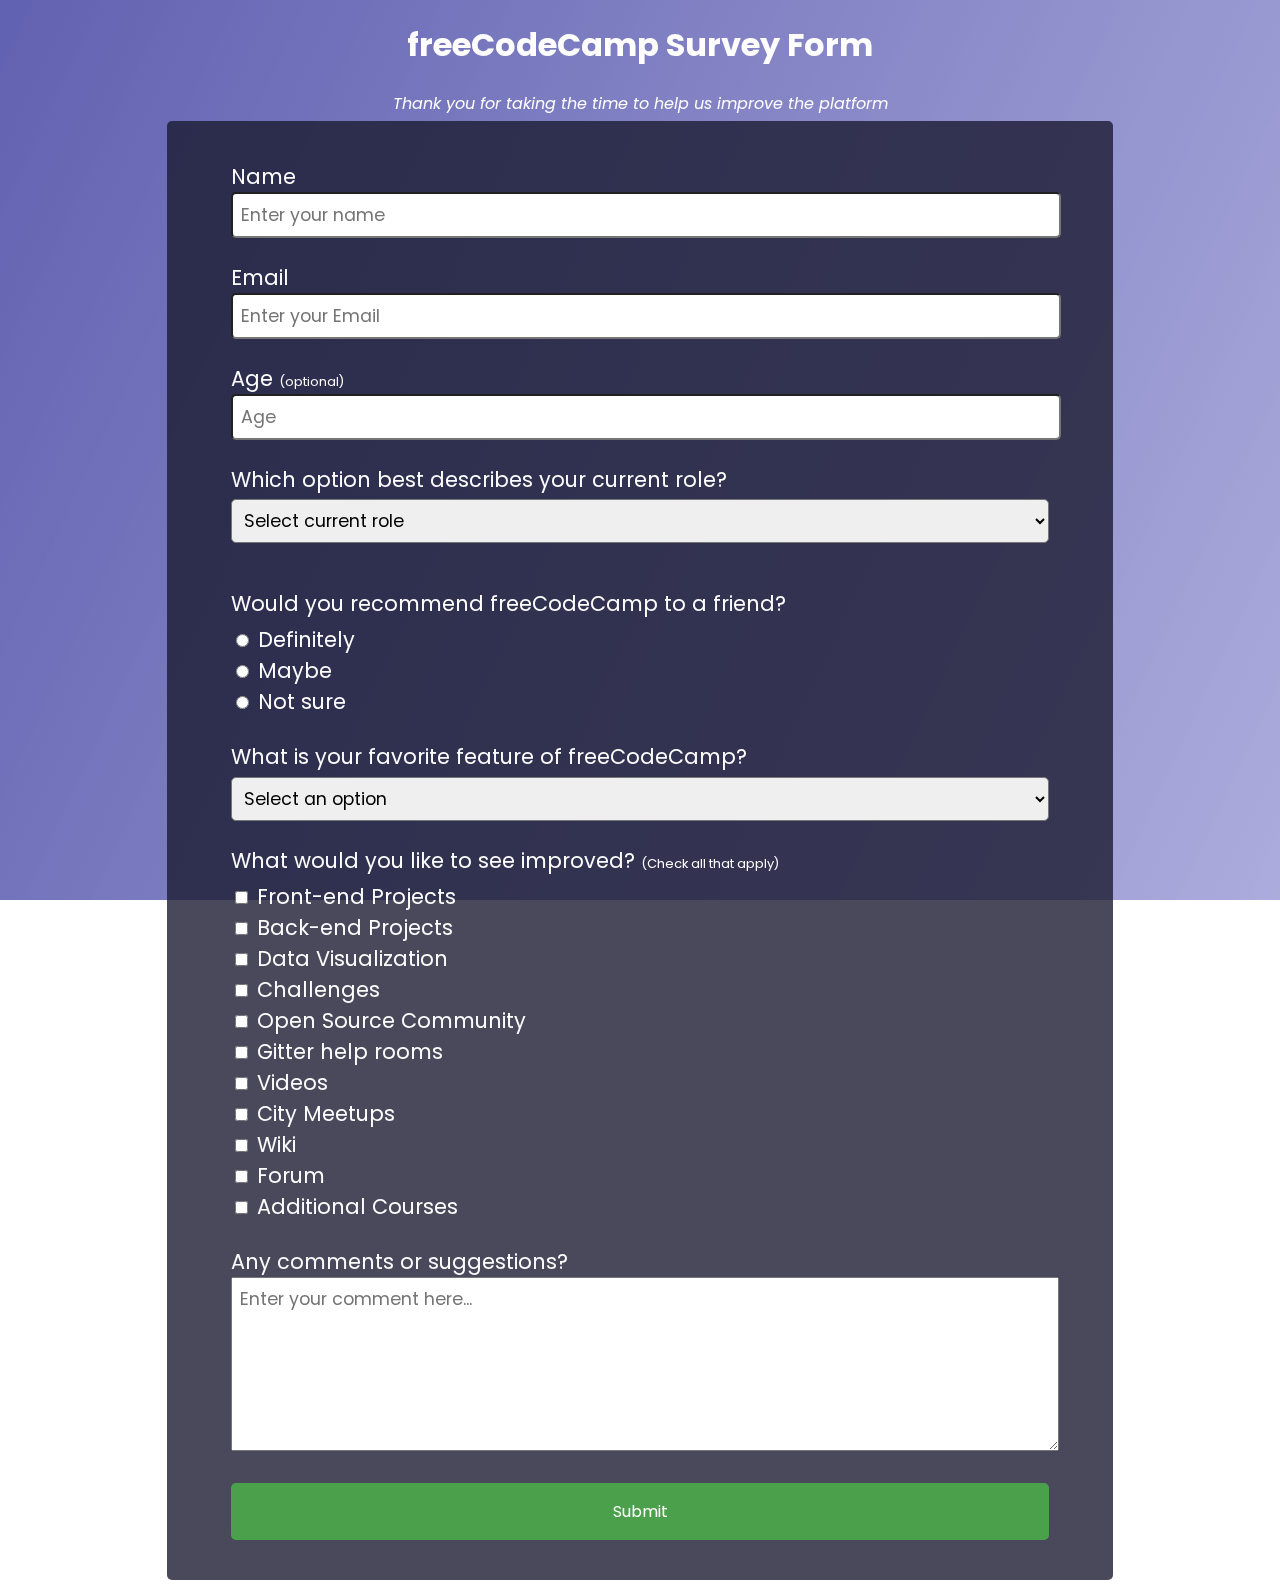
<file: form-project/index.html>
<!DOCTYPE html>
<html lang="en">
<head>
  <meta charset="UTF-8">
  <meta http-equiv="X-UA-Compatible" content="IE=edge">
  <meta name="viewport" content="width=device-width, initial-scale=1.0">
  <link rel="stylesheet" href="style.css">
  <title>FCC: Survey Form</title>
</head>
<body>
  <h1 id="title">freeCodeCamp Survey Form</h1>
  <p id="description">Thank you for taking the time to help us improve the platform</p>
  <div class="container">
    <form id="survey-form">
      <div class="form-item">
        <label for="name-label">Name
          <input class="input-style" type="text" id="name" placeholder="Enter your name" required>
        </label>
      </div>
      <div class="form-item">
        <label for="email-label">Email
          <input class="input-style" type="email" id="email" placeholder="Enter your Email" required>
        </label>
      </div>
      <div class="form-item">
        <label for="number-label">Age <span class="optional">(optional)</span>
          <input class="input-style" type="number" id="number" placeholder="Age" min="10" max="100" required>
        </label>
      </div>
      <div class="form-item">
        <p>Which option best describes your current role?</p>
        <select class="input-style" id="dropdown">
          <option class="select-placeholder" disabled selected>Select current role</option>
          <option value="student">Student</option>
          <option value="ftjob">Full Time Job</option>
          <option value="ftlearner">Full Time Learner</option>
          <option value="not-say">Prefer not to say</option>
          <option value="other">Other</option>
        </select>
      </div>
      <div class="form-item radio-buttons">
        <p>Would you recommend freeCodeCamp to a friend?</p>
        <div>
          <input type="radio" name="recommend" id="sure">
          <label for="sure">Definitely</label>
        </div>
        <div>
          <input type="radio" name="recommend" id="maybe">
          <label for="maybe">Maybe</label>
        </div>
        <div>
          <input type="radio" name="recommend" id="no">
          <label for="no">Not sure</label>
        </div>
      </div>
      <div class="form-item">
        <p>What is your favorite feature of freeCodeCamp?</p>
        <select class="input-style" id="dropdown2">
          <option class="select-placeholder" disabled selected>Select an option</option>
          <option value="challenges">Challenges</option>
          <option value="projects">Projects</option>
          <option value="community">Community</option>
          <option value="opensrc">Open Source</option>
        </select>
      </div>
      <div class="form-item">
        <p>What would you like to see improved? <span class="optional">(Check all that apply)</span></p>
        <div>
          <input type="checkbox" name="improve" id="frontend">
          <label for="frontend">Front-end Projects</label>
        </div>
        <div>
          <input type="checkbox" name="improve" id="backend">
          <label for="backend">Back-end Projects</label>
        </div>
        <div>
          <input type="checkbox" name="improve" id="data">
          <label for="data">Data Visualization</label>
        </div>
        <div>
          <input type="checkbox" name="improve" id="challenges">
          <label for="challenges">Challenges</label>
        </div>
        <div>
          <input type="checkbox" name="improve" id="opensource">
          <label for="opensource">Open Source Community</label>
        </div>
        <div>
          <input type="checkbox" name="improve" id="helprooms">
          <label for="helprooms">Gitter help rooms</label>
        </div>
        <div>
          <input type="checkbox" name="improve" id="videos">
          <label for="videos">Videos</label>
        </div>
        <div>
          <input type="checkbox" name="improve" id="meetups">
          <label for="meetups">City Meetups</label>
        </div>
        <div>
          <input type="checkbox" name="improve" id="wiki">
          <label for="wiki">Wiki</label>
        </div>
        <div>
          <input type="checkbox" name="improve" id="forum">
          <label for="forum">Forum</label>
        </div>
        <div>
          <input type="checkbox" name="improve" id="courses">
          <label for="courses">Additional Courses</label>
        </div>
      </div>
      <div class="form-item">
        <label for="comments">Any comments or suggestions?</label>
        <textarea class="input-style-textarea" name="comment" id="comments" cols="30" rows="6" placeholder="Enter your comment here..."></textarea>
      </div>
      <input type="submit" value="Submit" id="submit">
    </form>
  </div>
</body>
</html>
</file>
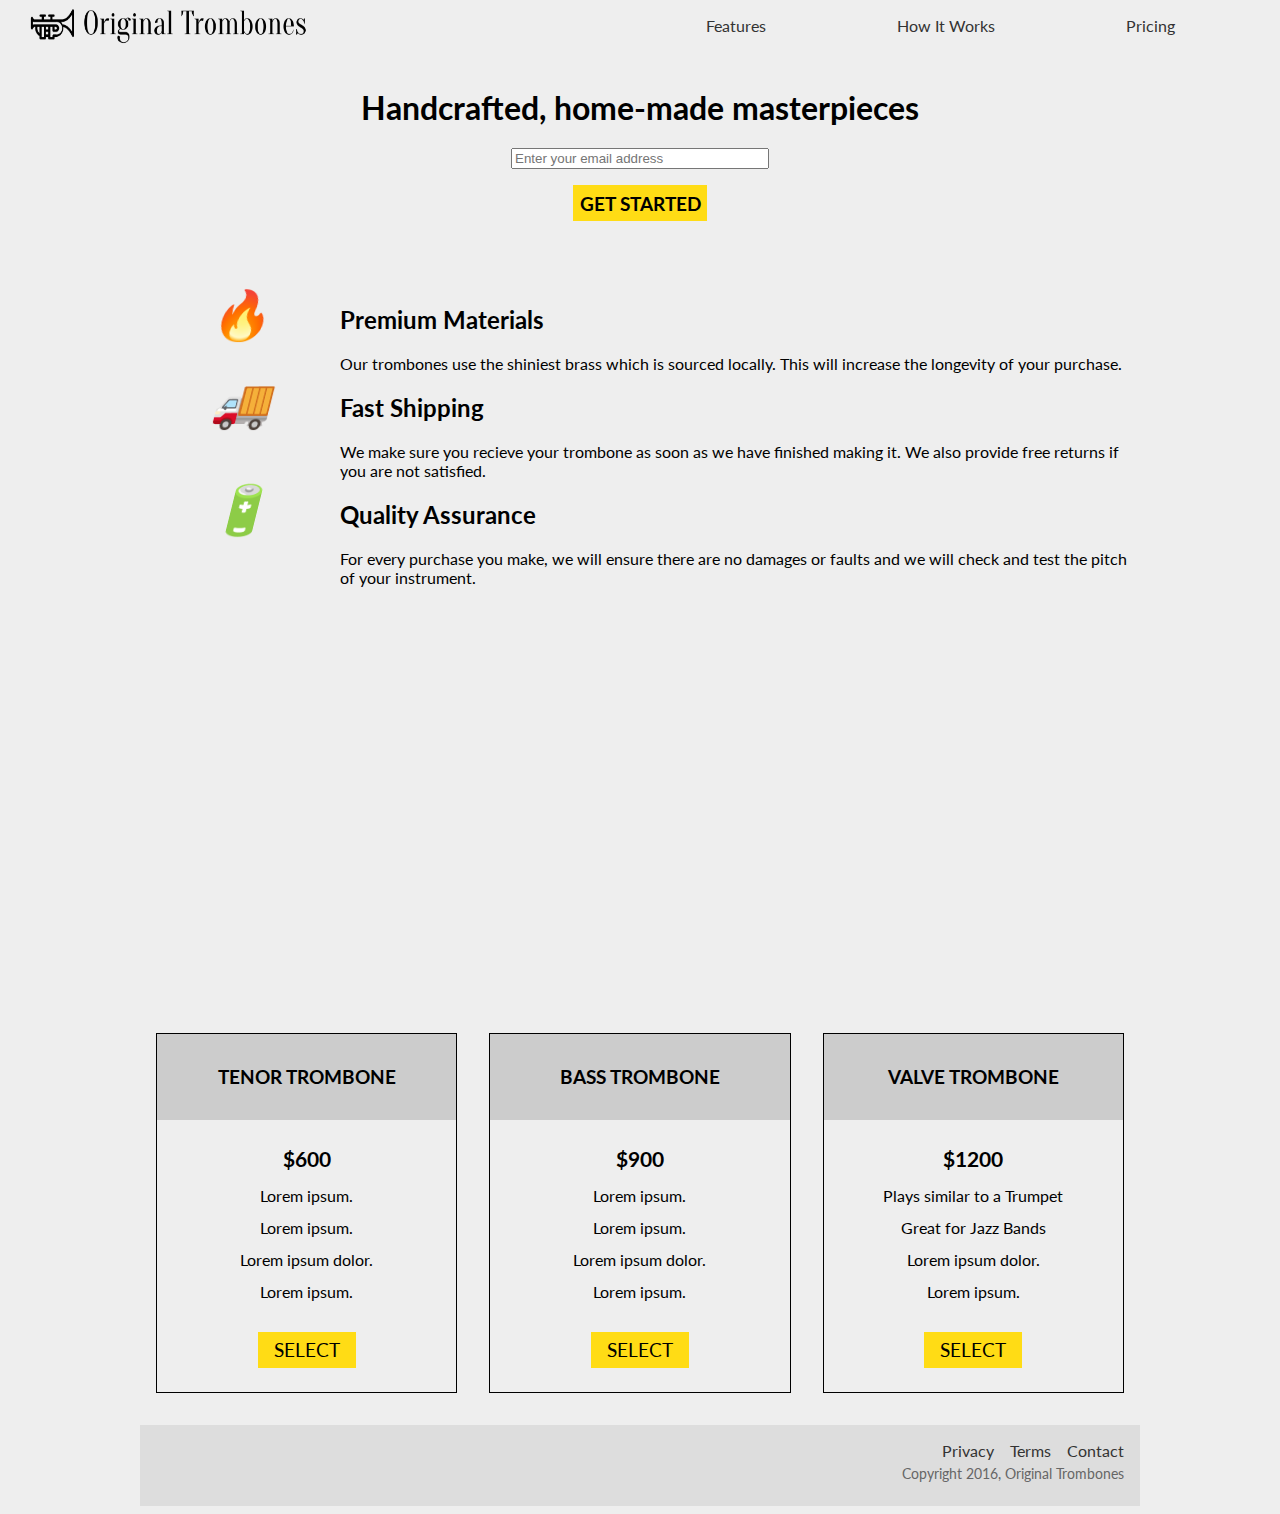
<file: product-project/index.html>
<!DOCTYPE html>
<html lang="en">
<head>
  <meta charset="UTF-8">
  <meta http-equiv="X-UA-Compatible" content="IE=edge">
  <meta name="viewport" content="width=device-width, initial-scale=1.0">
  <link rel="stylesheet" href="style.css">
  <title>FCC: Product Landing Page</title>
</head>
  <body>
    <header id="header">
      <img src="product-landing-page-logo.png" alt="" id="header-img">
      <nav id="nav-bar">
        <ul class="nav-list">
          <li><a href="#features" class="nav-link">Features</a></li>
          <li><a href="#video" class="nav-link">How It Works</a></li>
          <li><a href="#pricing" class="nav-link">Pricing</a></li>
        </ul>
      </nav>
    </header>
    <div></div>
    <main class="container">
      <section class="top">
        <h1>Handcrafted, home-made masterpieces</h1>
        <form id="form" action="https://www.freecodecamp.com/email-submit">
          <input type="email" name="email" id="email" placeholder="Enter your email address">
          <input type="submit" value="GET STARTED" id="submit">
        </form>
      </section>

      <section class="features" id="features">
        <div class="features-row">
          <div class="icons">
            <i class="icon">&#128293;</i>
          </div>
          <div class="description">
            <h2>Premium Materials</h2>
            <p>Our trombones use the shiniest brass which is sourced locally. This will increase the longevity of your purchase.</p>
          </div>
        </div>

        <div class="features-row">
          <div class="icons">
            <i class="icon">&#128666;</i>
          </div>
          <div class="description">
            <h2>Fast Shipping</h2>
            <p>We make sure you recieve your trombone as soon as we have finished making it. We also provide free returns if you are not satisfied.</p>
          </div>
        </div>

        <div class="features-row">
          <div class="icons">
            <i class="icon">&#128267;</i>
          </div>
          <div class="description">
            <h2>Quality Assurance</h2>
            <p>For every purchase you make, we will ensure there are no damages or faults and we will check and test the pitch of your instrument.</p>
          </div>
        </div>
      </section>

      <section id="video">
        <iframe height="315" src="https://www.youtube.com/embed/y8Yv4pnO7qc" title="YouTube video player" frameborder="0" 
        allow="accelerometer; autoplay; clipboard-write; encrypted-media; gyroscope; picture-in-picture" allowfullscreen></iframe>
      </section>

      <section class="pricing" id="pricing">
        <div class="card">
          <h3>TENOR TROMBONE</h3>
          <div class="card-content">
            <p class="price">$600</p>
            <p>Lorem ipsum.</p>
            <p>Lorem ipsum.</p>
            <p>Lorem ipsum dolor.</p>
            <p>Lorem ipsum.</p>
            <input type="button" class="button-select" value="SELECT">
          </div>
        </div>
        <div class="card">
          <h3>BASS TROMBONE</h3>
          <div class="card-content">
            <p class="price">$900</p>
            <p>Lorem ipsum.</p>
            <p>Lorem ipsum.</p>
            <p>Lorem ipsum dolor.</p>
            <p>Lorem ipsum.</p>
            <input type="button" class="button-select" value="SELECT">
          </div>
        </div>
        <div class="card">
          <h3>VALVE TROMBONE</h3>
          <div class="card-content">
            <p class="price">$1200</p>
            <p>Plays similar to a Trumpet</p>
            <p>Great for Jazz Bands</p>
            <p>Lorem ipsum dolor.</p>
            <p>Lorem ipsum.</p>
            <input type="button" class="button-select" value="SELECT">
          </div>
        </div>
      </section>
      <footer class="container footer">
        <ul class="nav-footer">
          <li><a class="nav-link"href="#">Privacy</a></li>
          <li><a class="nav-link"href="#">Terms</a></li>
          <li><a class="nav-link"href="#">Contact</a></li>
        </ul>
        <p class="footer-c">Copyright 2016, Original Trombones</p>
      </footer>
    </main>

    
  </body>
</html>
</file>
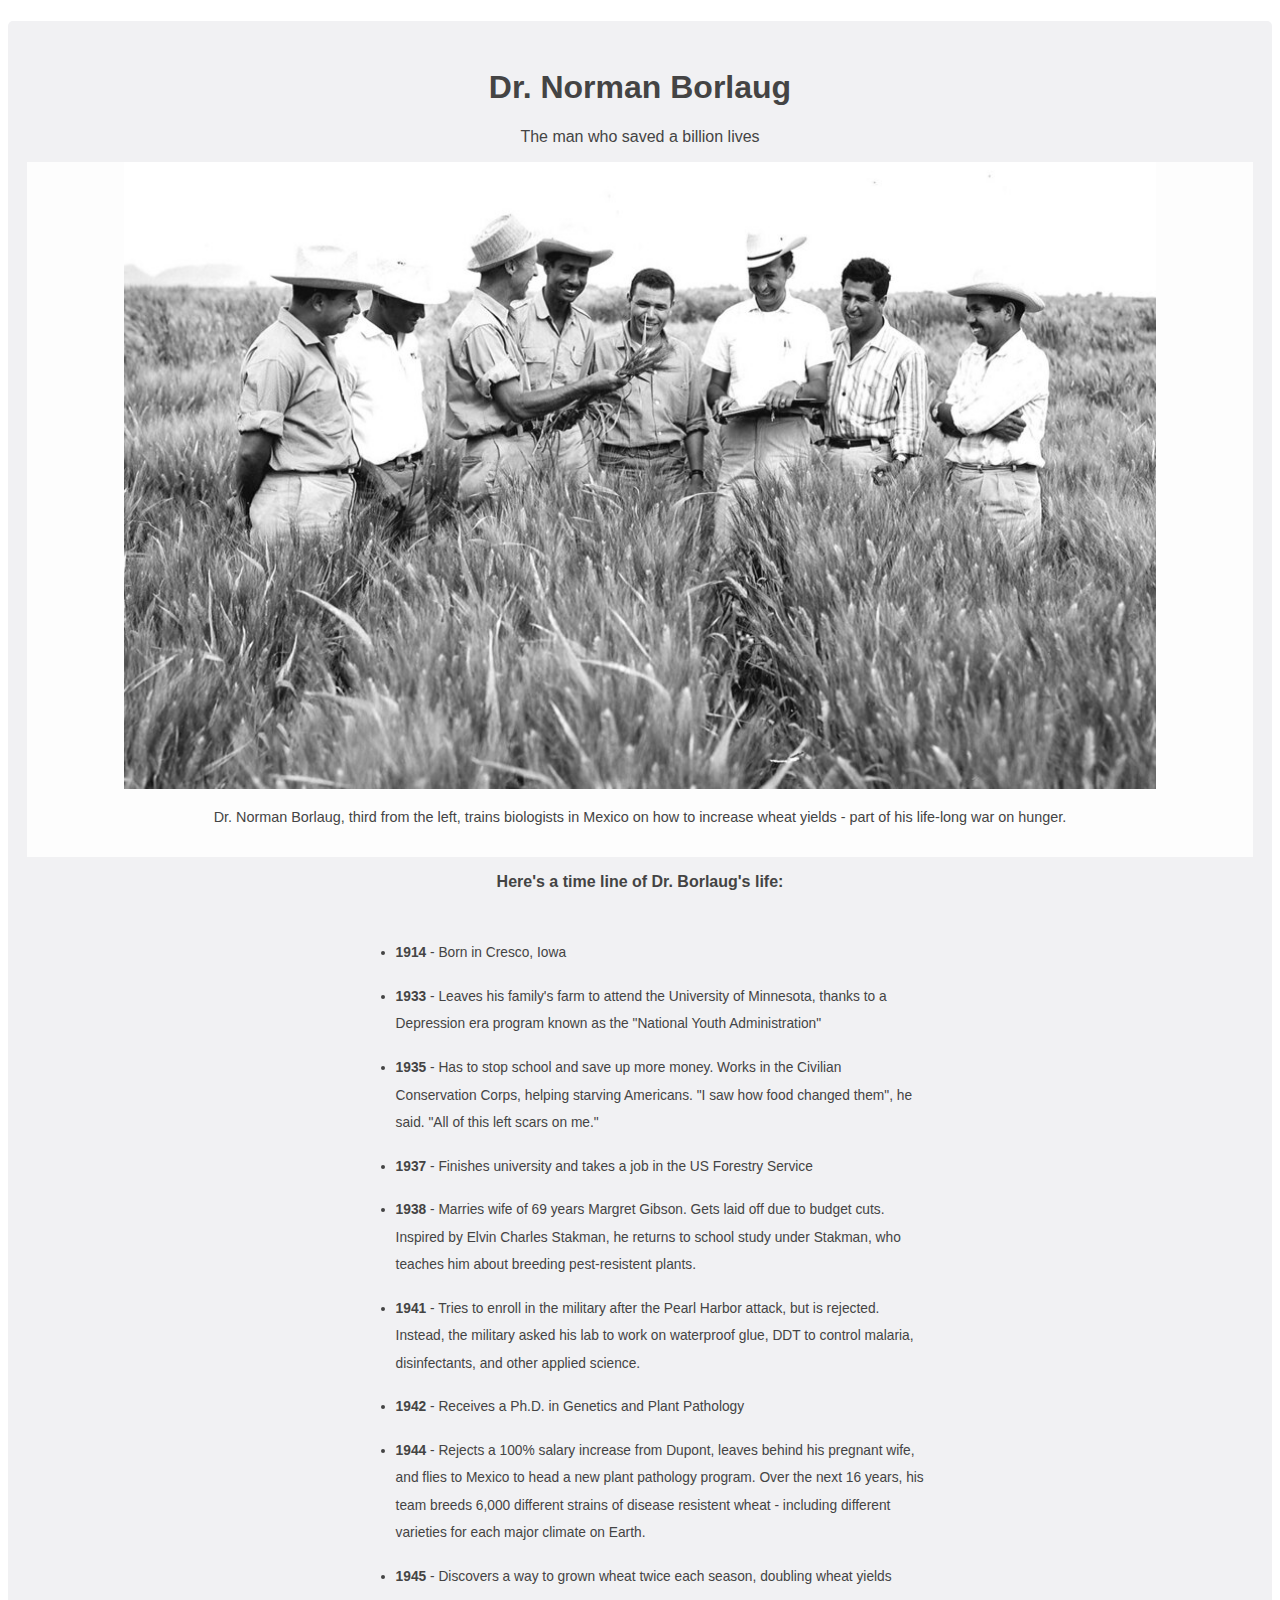
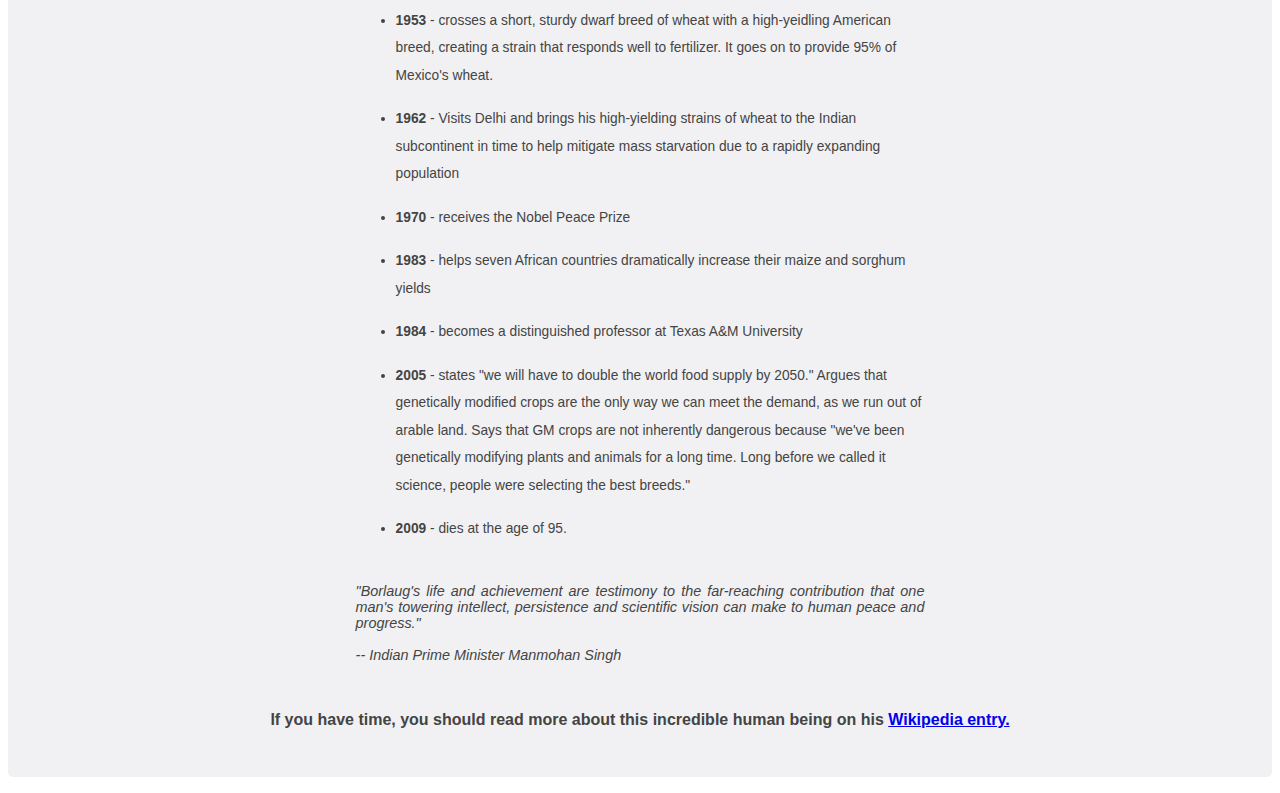
<file: tribute-project/index.html>
<!DOCTYPE html>
<html lang="en">
<head>
  <meta charset="UTF-8">
  <meta http-equiv="X-UA-Compatible" content="IE=edge">
  <meta name="viewport" content="width=device-width, initial-scale=1.0">
  <link rel="stylesheet" href="style.css">
  <title>FCC: Tribute Page</title>
</head>
<body>
  <main id="main">
    <h1 id="title">Dr. Norman Borlaug</h1>
    <h2>The man who saved a billion lives</h2>
    <div id="img-div">
      <figure>
        <img src="tribute-page-main-image.jpg" alt="" id="image">
        <figcaption id="img-caption">Dr. Norman Borlaug, third from the left, trains biologists in Mexico on how to increase wheat yields - part of his life-long war on hunger.</figcaption>
      </figure>
    </div>

    <section id="tribute-info">
      <p>Here's a time line of Dr. Borlaug's life:</p>
      <ul>
        <li><strong>1914</strong> - Born in Cresco, Iowa</li>
        <li><strong>1933</strong> - Leaves his family's farm to attend the University of Minnesota, thanks to a Depression era program known as the "National Youth Administration"</li>
        <li><strong>1935</strong> - Has to stop school and save up more money. Works in the Civilian Conservation Corps, helping starving Americans. "I saw how food changed them", he said. "All of this left scars on me."</li>
        <li><strong>1937</strong> - Finishes university and takes a job in the US Forestry Service</li>
        <li><strong>1938</strong> - Marries wife of 69 years Margret Gibson. Gets laid off due to budget cuts. Inspired by Elvin Charles Stakman, he returns to school study under Stakman, who teaches him about breeding pest-resistent plants.</li>
        <li><strong>1941</strong> - Tries to enroll in the military after the Pearl Harbor attack, but is rejected. Instead, the military asked his lab to work on waterproof glue, DDT to control malaria, disinfectants, and other applied science.</li>
        <li><strong>1942</strong> - Receives a Ph.D. in Genetics and Plant Pathology</li>
        <li><strong>1944</strong> - Rejects a 100% salary increase from Dupont, leaves behind his pregnant wife, and flies to Mexico to head a new plant pathology program. Over the next 16 years, his team breeds 6,000 different strains of disease resistent wheat - including different varieties for each major climate on Earth.</li>
        <li><strong>1945</strong> - Discovers a way to grown wheat twice each season, doubling wheat yields</li>
        <li><strong>1953</strong> - crosses a short, sturdy dwarf breed of wheat with a high-yeidling American breed, creating a strain that responds well to fertilizer. It goes on to provide 95% of Mexico's wheat.</li>
        <li><strong>1962</strong> - Visits Delhi and brings his high-yielding strains of wheat to the Indian subcontinent in time to help mitigate mass starvation due to a rapidly expanding population</li>
        <li><strong>1970</strong> - receives the Nobel Peace Prize</li>
        <li><strong>1983</strong> - helps seven African countries dramatically increase their maize and sorghum yields</li>
        <li><strong>1984</strong> - becomes a distinguished professor at Texas A&M University</li>
        <li><strong>2005</strong> - states "we will have to double the world food supply by 2050." Argues that genetically modified crops are the only way we can meet the demand, as we run out of arable land. Says that GM crops are not inherently dangerous because "we've been genetically modifying plants and animals for a long time. Long before we called it science, people were selecting the best breeds."</li>
        <li><strong>2009</strong> - dies at the age of 95.</li>
      </ul>

      <p class="quote">"Borlaug's life and achievement are testimony to the far-reaching contribution that one man's 
        towering intellect, persistence and scientific vision can make to human peace and progress."
        <br><br>
        -- Indian Prime Minister Manmohan Singh</p>
  </section>
  <p class="final">If you have time, you should read more about this incredible human being on his  <a href="https://en.wikipedia.org/wiki/Norman_Borlaug" target="_blank">Wikipedia entry.</a></p>
  </main>
</body>
</html>
</file>
<file: form-project/style.css>
@import url('https://fonts.googleapis.com/css?family=Poppins:200i,400&display=swap');

body::before {
  content: '';
  position: fixed;
  top: 0;
  left: 0;
  height: 100%;
  width: 100%;
  z-index: -1;
  background-image: linear-gradient(
      115deg,
      rgba(58, 58, 158, 0.8),
      rgba(136, 136, 206, 0.7)
    ),
    url(https://cdn.freecodecamp.org/testable-projects-fcc/images/survey-form-background.jpeg);
  background-size: cover;
  background-repeat: no-repeat;
  background-position: center;
}

:root {
  font-family: "Poppins", sans-serif;
}

.container {
  display: flex;
  justify-content: center;
}

#title, #description {
  text-align: center;
  color: #fdfdfd;
}

#description {
  text-align: center;
  color: #fdfdfd;
  font-style: italic;

}

#survey-form {
  background-color: rgba(27, 27, 50, 0.8);
  color: #fdfdfd;
  padding: 2.5rem 4rem;
  border-radius: 5px;
  font-size: 1.3rem;
}

.input-style {
  width: 100%;
  font-size: 1.1rem;
  border-radius: 5px;
  padding: 0.5rem 0 0.5rem 0.5rem;
  
  font-family: "Poppins", sans-serif;
}

.form-item {
  margin-bottom: 1.5rem;
}
p {
  margin-block-end: 0.3rem;
}
#submit {
  width: 100%;
  padding: 1rem 0;
  border-radius: 5px;
  font-family: "Poppins", sans-serif;
  background-color: rgb(75, 160, 75);
  border: none;
  color: #fdfdfd;
  font-size: 1rem;
}

.input-style-textarea {
  width: 100%;
  font-size: 1.1rem;
  font-family: "Poppins", sans-serif;
  padding: 0.5rem 0 0.5rem 0.5rem;
}

.optional {
  font-size: 0.8rem;
}

.radio-buttons {
  display: flex;
  flex-direction: column;
}
</file>
<file: product-project/style.css>
@import 'https://fonts.googleapis.com/css?family=Lato:400,700';


body {
  background: #eee;
  font-family: 'Lato', sans-serif;
}

#header {
  display: flex;
  justify-content: space-between;
  align-items: center;
  width: 100%;
  position: fixed;
  background: #eee;
  top: 0;
}

#header-img {
  max-width: 300px;
  height: 40px;
}

#nav-bar {
  width: 50%;
  margin-right: 3rem;
}

.nav-list {
  display: flex;
  list-style: none;
  justify-content: space-around;
}

.nav-link {
  text-decoration: none;
  color: #333;
}

h1 {
  margin-top: 5rem;
}
form {
  display: flex;
  flex-direction: column;
  align-items: center;
}

.top {
  display: flex;
  flex-direction: column;
  align-items: center;
  margin-bottom: 4rem;
}

.container {
  width: 1000px;
  margin: 0 auto;
}

#email {
  width: 250px;
  margin-bottom: 1rem;
}

#submit {
  width: fit-content;
  border: none;
  background: rgb(255, 220, 21);
  font-weight: bold;
  font-size: 1.2rem;
  font-family: 'Lato', sans-serif;
  transition: 1s;
  cursor: pointer;
  padding: 0.4rem;
}

#submit:hover, .button-select:hover{
  background: orange;
}

.button-select {
  width: fit-content;
  border: none;
  background: rgb(255, 220, 21);
  font-size: 1.2rem;
  font-family: 'Lato', sans-serif;
  transition: 1s;
  cursor: pointer;
  padding: 0.4rem 1rem;
  margin: 1.5rem 0;
}



.icon {
  font-size: 3rem;
  width: 20vw;
}

.icons {
  display: flex;
  width: 200px;
  justify-content: center;
  text-align: center;
}

.features {
  display: block;
}

.features-row {
  display: flex;
  justify-content: center;
}

.description {
  width: calc(100% - 200px);
}

#video {
  text-align: center;
  margin: 4rem auto;
}

iframe {
  width: 60%;
}

.pricing {
  display: flex;
  justify-content: center;
  margin-bottom: 2rem;
}

h3 {
  background: #ccc;
  padding: 2rem;
  text-align: center;
  margin-top: 0;
}

.card {
  width: calc(100% / 3);
  margin: 0 1rem;
  border: solid 1px; 
}

.card-content {
  display: flex;
  flex-direction: column;
  align-items: center;
  line-height: 2;
}

p {
  margin: 0;
}

.footer {
  background: #ddd;
  display: flex;
  flex-direction: column;
  align-items: flex-end;
}

.nav-footer {
  display: flex;
  list-style: none;
  justify-content: flex-end;
  margin-bottom: 0.3rem;
}

.nav-footer li {
  margin-right: 1rem;
}

.footer-c {
  color: #666;
  font-size: 0.9rem;
  margin-right: 1rem;
  padding-bottom: 1.5rem;
}

.price {
  font-weight: bold;
  font-size: 1.3rem;
}


@media screen and (max-width:768px) {
  .container {
    width: 100%;
  }

  .icons {
    display: none;
  }

  #header-img {
    display: none;
  }

  #header {
    justify-content: center;
    margin: 0;
    width: 100%;
  }

  #nav-bar {
    width: 100%;
  }

  h1 {
    text-align: center;
  }

  .description {
    width: 100%;
    text-align: center;
  }

  .pricing {
    flex-direction: column;
    width: 100%;
    align-items: center;
  }

  .card {
    margin-bottom: 1rem;
    width: 60%;
  }

  #video iframe{
    width: 100%;
  }
}
</file>
<file: tribute-project/style.css>
#main {
  width: 100%;
  font-family: 'Lucida Sans', 'Lucida Sans Regular', 'Lucida Grande', 'Lucida Sans Unicode', Geneva, Verdana, sans-serif;
  background-color: #f1f1f3;
  color:#444444;
  border-radius: 5px;
}

#title {
  text-align: center;
  padding-top: 3rem;
}

h2 {
  text-align: center;
  font-size: 1rem;
  font-weight: 100;
}

#img-div {
  background: #fdfdfd;
  text-align: center;
  padding-bottom: 1rem;
  width: 97%;
  margin: 0 auto;
}

#image {
  text-align: center;
  width: 90%;
}

#img-caption {
  margin-top: 1rem;
  font-size: 0.9rem;
}

#tribute-info {
  width: 45%;
  margin: 0 auto;
  margin-bottom: 3rem;
}

#tribute-info p:nth-child(1) {
  text-align: center;
  font-weight: bold;
  margin-bottom: 3rem;
}
ul {
  margin-bottom: 2.5rem;
}
ul li{
  font-size: 0.86rem;
  margin-bottom: 1rem;
  line-height: 2;
}

.quote {
  font-style: italic;
  text-align: justify;
  font-size: 0.9rem;
}

.final {
  font-weight: bold;
  padding-bottom: 3rem;
  text-align: center;
}
</file>
